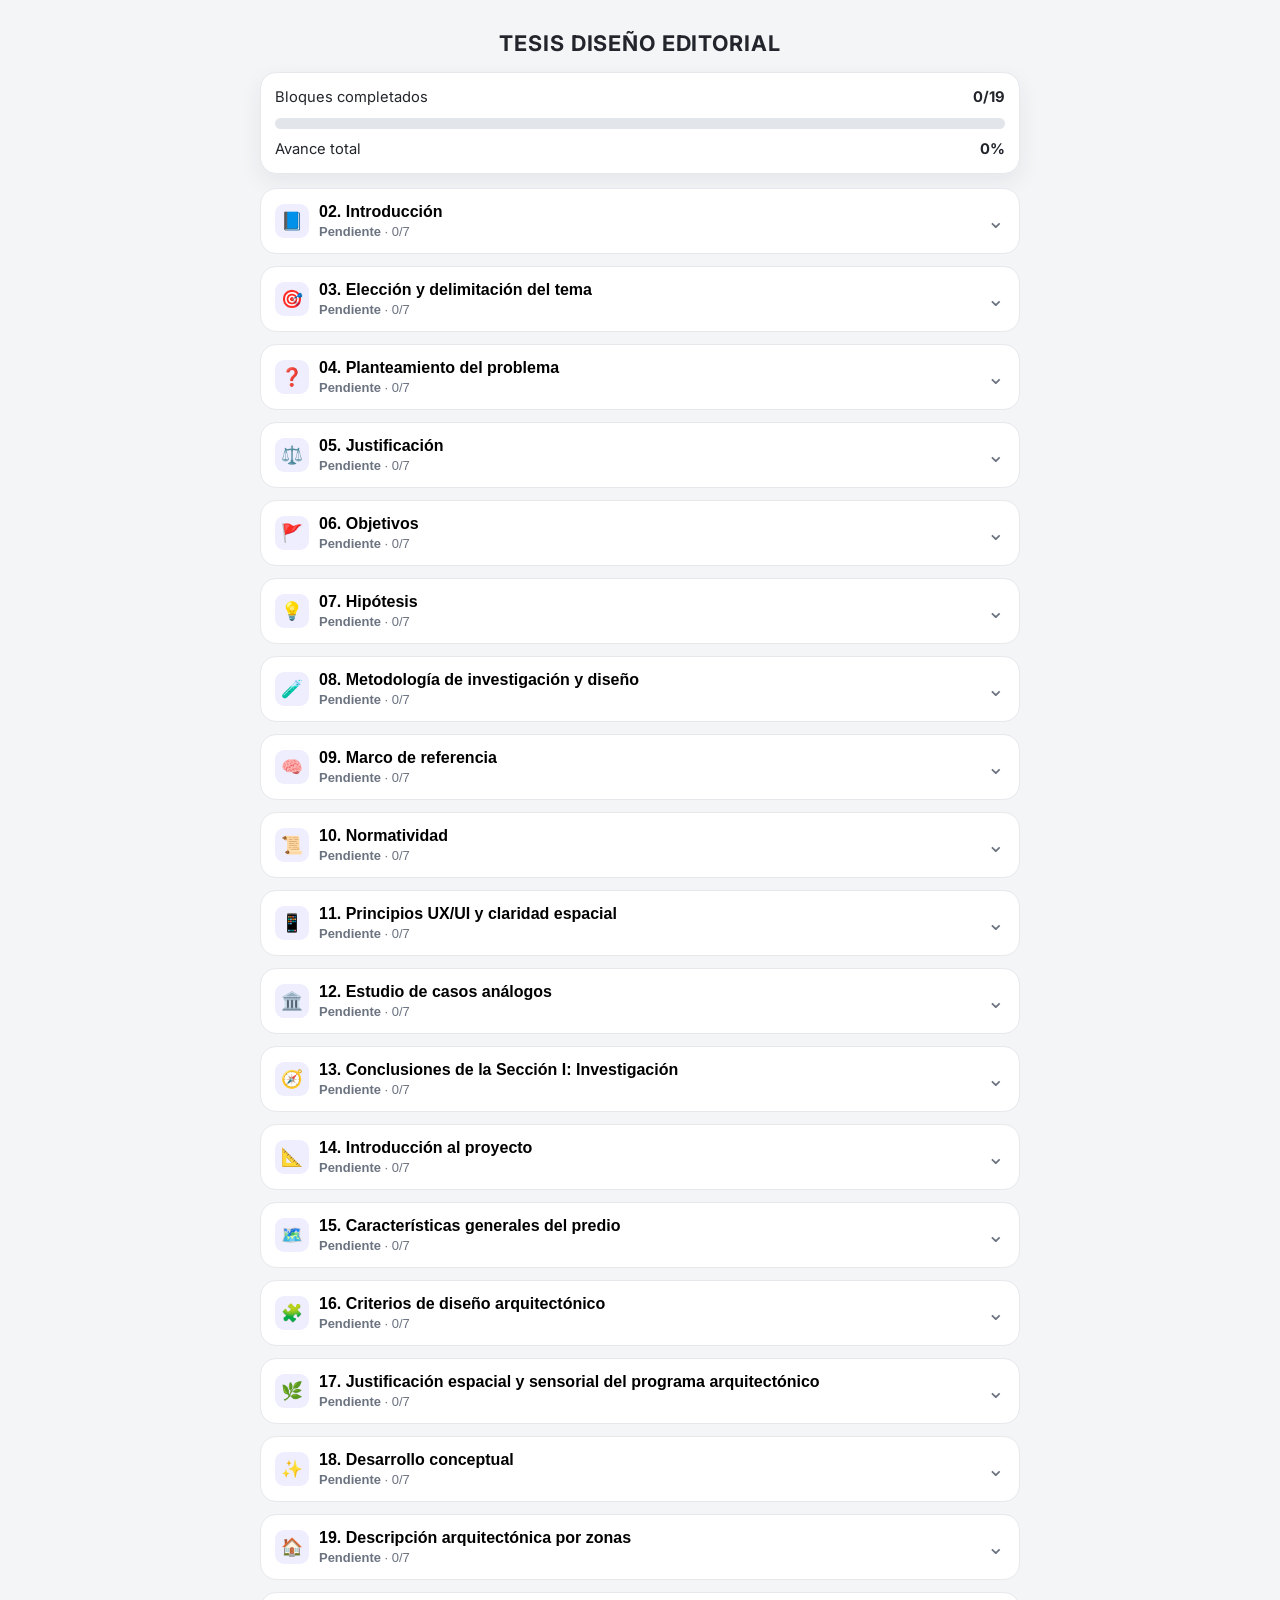
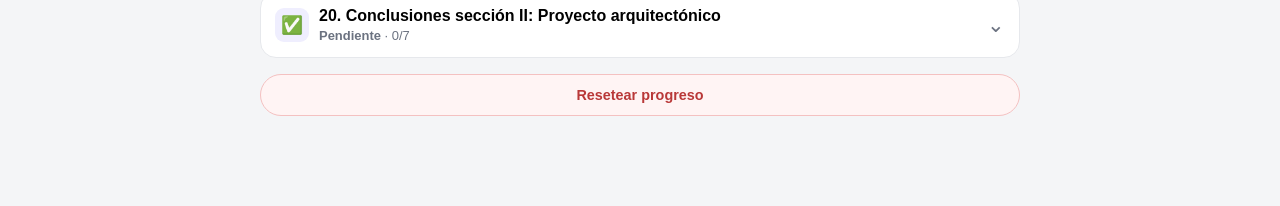
<file: index.html>
<!DOCTYPE html>
<html lang="es">
<head>
  <meta charset="UTF-8" />
  <meta name="viewport" content="width=device-width, initial-scale=1.0, viewport-fit=cover" />
  <meta name="theme-color" content="#5b4fcf" />
  <title>TESIS DISEÑO EDITORIAL</title>
  <link rel="preconnect" href="https://fonts.googleapis.com" />
  <link rel="preconnect" href="https://fonts.gstatic.com" crossorigin />
  <link href="https://fonts.googleapis.com/css2?family=Inter:wght@400;500;600;700&display=swap" rel="stylesheet" />
  <link rel="stylesheet" href="style.css" />
</head>
<body>
  <header class="app-header">
    <h1>TESIS DISEÑO EDITORIAL</h1>

    <section class="progress-card" aria-label="Progreso general">
      <div class="progress-row">
        <span>Bloques completados</span>
        <strong><span id="completed-count">0</span>/<span id="total-count">0</span></strong>
      </div>
      <div class="progress-track" role="progressbar" aria-valuemin="0" aria-valuemax="100" aria-valuenow="0" aria-label="Porcentaje total">
        <div id="main-progress" class="progress-fill"></div>
      </div>
      <div class="progress-row progress-row-footer">
        <span>Avance total</span>
        <strong id="progress-percent">0%</strong>
      </div>
    </section>
  </header>

  <main>
    <section id="chapters-container" class="chapters-list" aria-label="Capítulos"></section>
  </main>

  <footer class="app-footer">
    <button id="reset-btn" class="reset-btn" type="button">Resetear progreso</button>
  </footer>

  <template id="chapter-template">
    <article class="chapter-card" data-chapter-id="">
      <button class="chapter-header" type="button" aria-expanded="false">
        <div class="chapter-header-main">
          <span class="chapter-icon" aria-hidden="true">📘</span>
          <div>
            <h2 class="chapter-title"></h2>
            <p class="chapter-meta"><span class="chapter-state">Pendiente</span> · <span class="chapter-counter">0/7</span></p>
          </div>
        </div>
        <span class="chapter-arrow" aria-hidden="true">⌄</span>
      </button>

      <div class="chapter-content" hidden>
        <ul class="task-list"></ul>

        <div class="notes-area">
          <label class="notes-label" for="">Notas del capítulo</label>
          <textarea class="notes-input" rows="4" placeholder="Anota pendientes, ideas o decisiones editoriales..."></textarea>
        </div>
      </div>
    </article>
  </template>

  <script src="script.js"></script>
</body>
</html>
</file>
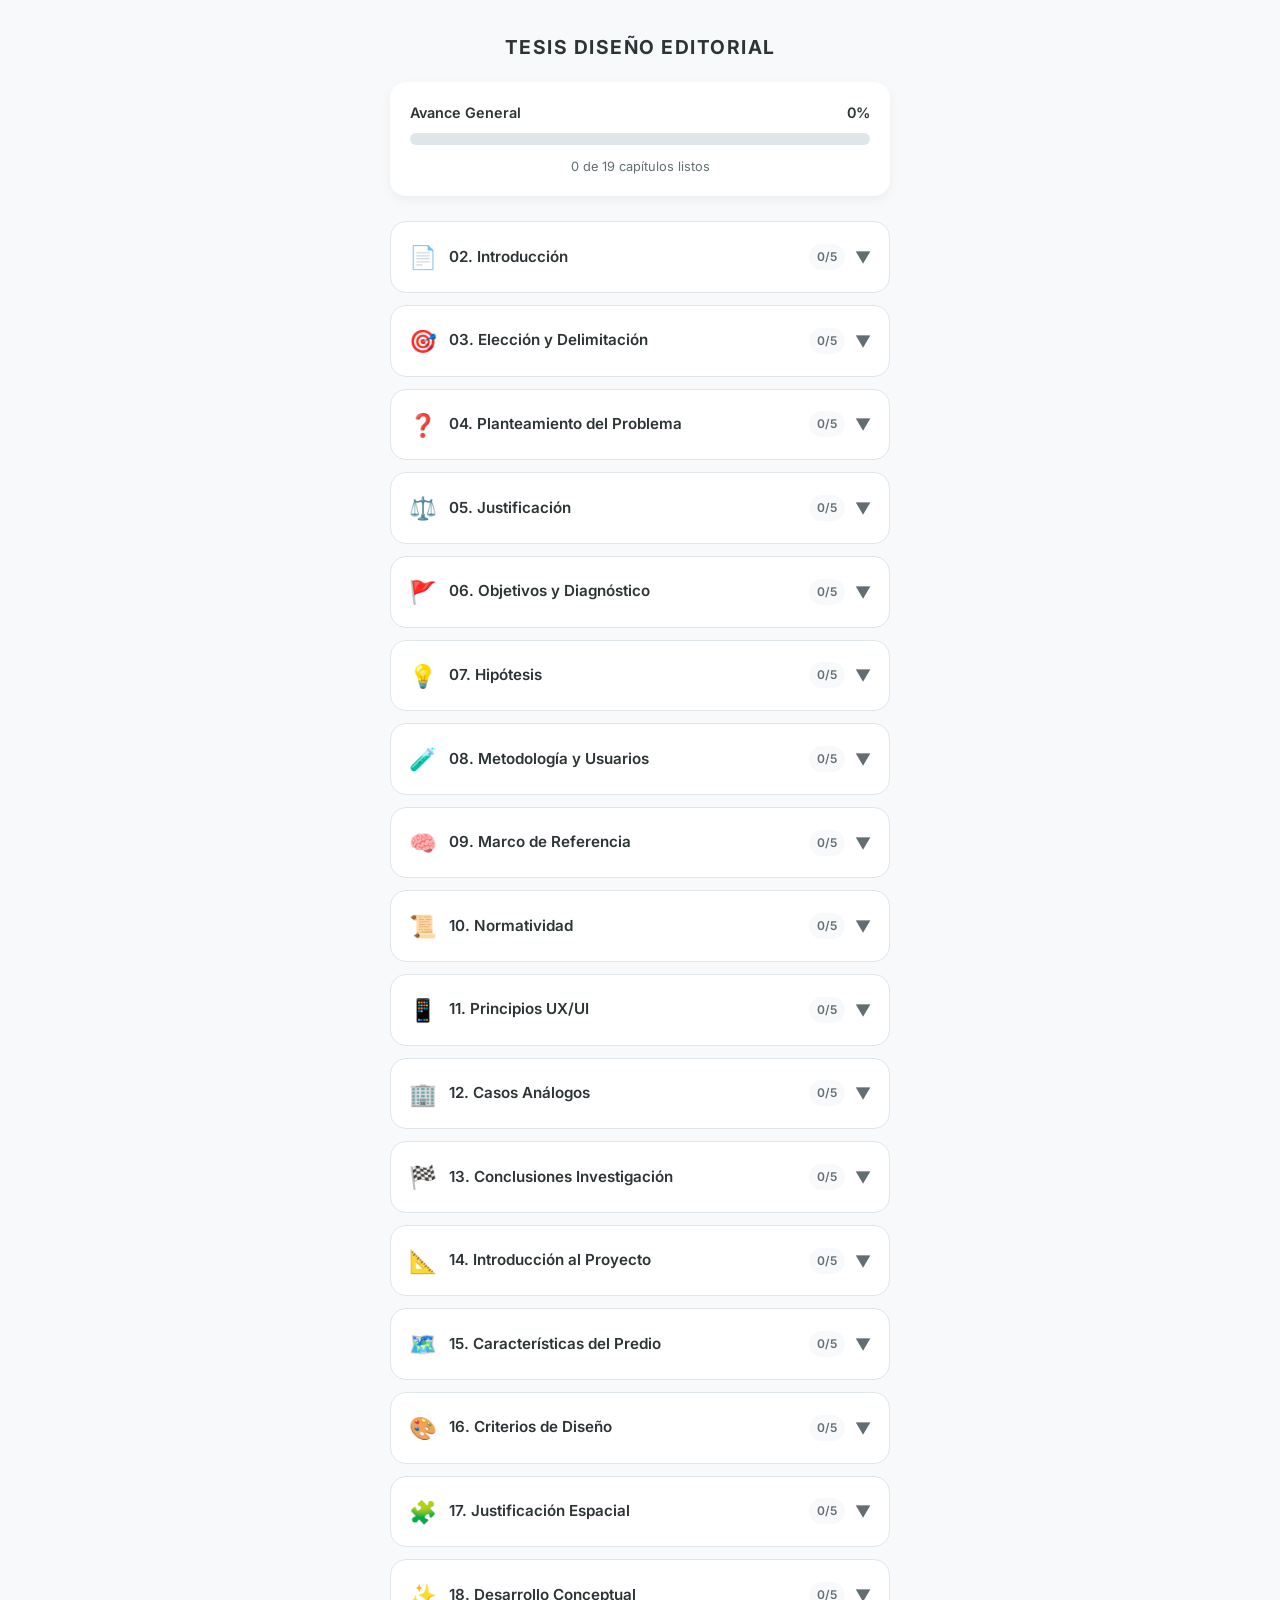
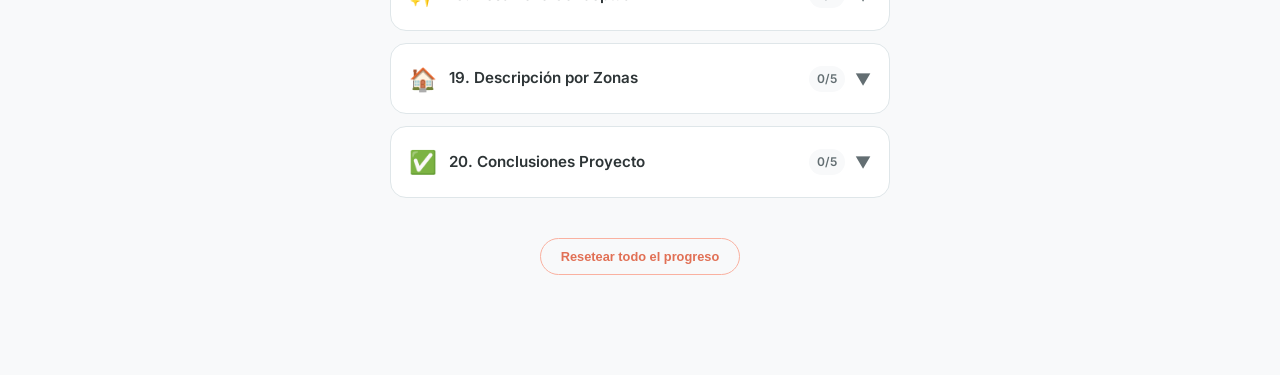
<file: tesis Diseño editorial.html>
<!DOCTYPE html>
<html lang="es">
<head>
    <meta charset="UTF-8">
    <meta name="viewport" content="width=device-width, initial-scale=1.0, maximum-scale=1.0, user-scalable=no">
    <title>TESIS DISEÑO EDITORIAL</title>
    <!-- Tipografía: Inter para máxima legibilidad -->
    <link href="https://fonts.googleapis.com/css2?family=Inter:wght@300;400;600;700&display=swap" rel="stylesheet">
    <style>
        :root {
            --bg-color: #F8F9FA;
            --card-bg: #FFFFFF;
            --text-main: #2D3436;
            --text-muted: #636E72;
            --accent: #6C5CE7; /* Elegante Indigo */
            --success: #00B894; /* Verde esmeralda suave */
            --border: #DFE6E9;
            --radius: 16px;
            --shadow: 0 4px 12px rgba(0,0,0,0.05);
        }

        * {
            box-sizing: border-box;
            -webkit-tap-highlight-color: transparent;
        }

        body {
            font-family: 'Inter', sans-serif;
            background-color: var(--bg-color);
            color: var(--text-main);
            margin: 0;
            padding: 20px 15px 100px 15px;
            line-height: 1.5;
        }

        /* --- Header & Progress --- */
        header {
            max-width: 500px;
            margin: 0 auto 25px auto;
            text-align: center;
        }

        h1 {
            font-size: 1.2rem;
            letter-spacing: 1.5px;
            font-weight: 700;
            margin-bottom: 20px;
            color: var(--text-main);
            text-transform: uppercase;
        }

        .stats-container {
            background: var(--card-bg);
            padding: 20px;
            border-radius: var(--radius);
            box-shadow: var(--shadow);
            margin-bottom: 20px;
        }

        .progress-info {
            display: flex;
            justify-content: space-between;
            align-items: center;
            margin-bottom: 10px;
            font-weight: 600;
            font-size: 0.9rem;
        }

        .progress-bar-bg {
            background: var(--border);
            height: 12px;
            border-radius: 10px;
            overflow: hidden;
        }

        #main-progress {
            background: var(--accent);
            height: 100%;
            width: 0%;
            transition: width 0.6s cubic-bezier(0.4, 0, 0.2, 1);
        }

        /* --- Accordion List --- */
        .chapters-list {
            max-width: 500px;
            margin: 0 auto;
            display: flex;
            flex-direction: column;
            gap: 12px;
        }

        .chapter-card {
            background: var(--card-bg);
            border-radius: var(--radius);
            border: 1px solid var(--border);
            overflow: hidden;
            transition: all 0.3s ease;
        }

        .chapter-card.completed {
            border-color: var(--success);
            background-color: #F0FFF4;
        }

        .chapter-header {
            padding: 18px;
            display: flex;
            align-items: center;
            justify-content: space-between;
            cursor: pointer;
            user-select: none;
        }

        .chapter-header-left {
            display: flex;
            align-items: center;
            gap: 12px;
            flex: 1;
        }

        .chapter-icon {
            font-size: 1.4rem;
        }

        .chapter-title {
            font-weight: 600;
            font-size: 0.95rem;
            color: var(--text-main);
        }

        .chapter-status-pill {
            font-size: 0.75rem;
            padding: 4px 8px;
            border-radius: 20px;
            background: var(--bg-color);
            color: var(--text-muted);
            font-weight: 600;
        }

        .completed .chapter-status-pill {
            background: var(--success);
            color: white;
        }

        .arrow {
            transition: transform 0.3s ease;
            color: var(--text-muted);
        }

        .expanded .arrow {
            transform: rotate(180deg);
        }

        /* --- Chapter Content --- */
        .chapter-content {
            display: none;
            padding: 0 18px 18px 18px;
            border-top: 1px solid #F1F2F6;
        }

        .chapter-card.expanded .chapter-content {
            display: block;
        }

        .task-list {
            list-style: none;
            padding: 0;
            margin: 15px 0;
        }

        .task-item {
            display: flex;
            align-items: flex-start;
            gap: 12px;
            padding: 12px 0;
            border-bottom: 1px solid #F9F9F9;
        }

        .task-item:last-child {
            border-bottom: none;
        }

        input[type="checkbox"] {
            width: 22px;
            height: 22px;
            margin-top: 2px;
            cursor: pointer;
            accent-color: var(--accent);
        }

        .task-label {
            font-size: 0.9rem;
            color: var(--text-main);
        }

        .notes-area {
            margin-top: 15px;
        }

        .notes-area label {
            display: block;
            font-size: 0.8rem;
            font-weight: 700;
            color: var(--text-muted);
            margin-bottom: 8px;
            text-transform: uppercase;
        }

        textarea {
            width: 100%;
            border: 1px solid var(--border);
            border-radius: 8px;
            padding: 12px;
            font-family: inherit;
            font-size: 0.85rem;
            resize: none;
            min-height: 80px;
            background: #FAFAFA;
        }

        textarea:focus {
            outline: 2px solid var(--accent);
            background: white;
        }

        /* --- Utilities --- */
        .reset-btn {
            display: block;
            margin: 40px auto 0 auto;
            background: transparent;
            border: 1px solid #FAB1A0;
            color: #E17055;
            padding: 10px 20px;
            border-radius: 30px;
            font-size: 0.8rem;
            font-weight: 600;
            cursor: pointer;
        }

        /* Animación suave para el check */
        @keyframes pop {
            0% { transform: scale(1); }
            50% { transform: scale(1.1); }
            100% { transform: scale(1); }
        }

        .completed-check {
            color: var(--success);
            font-weight: bold;
            display: none;
        }

        .completed .completed-check {
            display: inline;
            animation: pop 0.4s ease;
        }

    </style>
</head>
<body>

    <header>
        <h1>Tesis Diseño Editorial</h1>
        <div class="stats-container">
            <div class="progress-info">
                <span>Avance General</span>
                <span id="progress-percent">0%</span>
            </div>
            <div class="progress-bar-bg">
                <div id="main-progress"></div>
            </div>
            <div style="margin-top:12px; font-size: 0.8rem; color: var(--text-muted);">
                <span id="completed-count">0</span> de <span id="total-count">0</span> capítulos listos
            </div>
        </div>
    </header>

    <main class="chapters-list" id="chapters-container">
        <!-- Los capítulos se generarán aquí con JavaScript -->
    </main>

    <button class="reset-btn" onclick="confirmReset()">Resetear todo el progreso</button>

    <script>
        // --- DATA DE LA TESIS ---
        // Basada en el índice proporcionado, agrupando subtítulos en bloques lógicos para claridad editorial
        const thesisIndex = [
            { id: "c02", title: "02. Introducción", icon: "📄" },
            { id: "c03", title: "03. Elección y Delimitación", icon: "🎯" },
            { id: "c04", title: "04. Planteamiento del Problema", icon: "❓" },
            { id: "c05", title: "05. Justificación", icon: "⚖️" },
            { id: "c06", title: "06. Objetivos y Diagnóstico", icon: "🚩" },
            { id: "c07", title: "07. Hipótesis", icon: "💡" },
            { id: "c08", title: "08. Metodología y Usuarios", icon: "🧪" },
            { id: "c09", title: "09. Marco de Referencia", icon: "🧠" },
            { id: "c10", title: "10. Normatividad", icon: "📜" },
            { id: "c11", title: "11. Principios UX/UI", icon: "📱" },
            { id: "c12", title: "12. Casos Análogos", icon: "🏢" },
            { id: "c13", title: "13. Conclusiones Investigación", icon: "🏁" },
            { id: "c14", title: "14. Introducción al Proyecto", icon: "📐" },
            { id: "c15", title: "15. Características del Predio", icon: "🗺️" },
            { id: "c16", title: "16. Criterios de Diseño", icon: "🎨" },
            { id: "c17", title: "17. Justificación Espacial", icon: "🧩" },
            { id: "c18", title: "18. Desarrollo Conceptual", icon: "✨" },
            { id: "c19", title: "19. Descripción por Zonas", icon: "🏠" },
            { id: "c20", title: "20. Conclusiones Proyecto", icon: "✅" }
        ];

        const workflowTasks = [
            "Paso 1: Síntesis de 'Copy' Editorial",
            "Paso 2: Guion de Visualización",
            "Paso 3: Generación de Prompts / Assets",
            "Paso 4: Curaduría de Planos a 'Diagramas'",
            "Paso 5: Maquetación en Canva"
        ];

        // --- STATE MANAGEMENT ---
        let state = {
            completedTasks: {}, // { chapterId: [taskIndex, ...] }
            notes: {},         // { chapterId: "text" }
            expanded: {}       // { chapterId: true/false }
        };

        // --- INITIALIZATION ---
        function init() {
            const savedState = localStorage.getItem('thesis_editorial_tracker');
            if (savedState) {
                state = JSON.parse(savedState);
            }
            render();
        }

        function save() {
            localStorage.setItem('thesis_editorial_tracker', JSON.stringify(state));
            updateGlobalProgress();
        }

        function render() {
            const container = document.getElementById('chapters-container');
            container.innerHTML = '';

            thesisIndex.forEach(chapter => {
                const isExpanded = state.expanded[chapter.id] || false;
                const chapterCompletedTasks = state.completedTasks[chapter.id] || [];
                const isChapterDone = chapterCompletedTasks.length === workflowTasks.length;

                const card = document.createElement('div');
                card.className = `chapter-card ${isExpanded ? 'expanded' : ''} ${isChapterDone ? 'completed' : ''}`;
                card.id = `card-${chapter.id}`;

                card.innerHTML = `
                    <div class="chapter-header" onclick="toggleChapter('${chapter.id}')">
                        <div class="chapter-header-left">
                            <span class="chapter-icon">${chapter.icon}</span>
                            <span class="chapter-title">${chapter.title}</span>
                            <span class="completed-check">✓</span>
                        </div>
                        <div style="display:flex; align-items:center; gap:10px;">
                            <span class="chapter-status-pill">${chapterCompletedTasks.length}/${workflowTasks.length}</span>
                            <span class="arrow">▼</span>
                        </div>
                    </div>
                    <div class="chapter-content">
                        <ul class="task-list">
                            ${workflowTasks.map((task, index) => `
                                <li class="task-item">
                                    <input type="checkbox" 
                                        id="task-${chapter.id}-${index}" 
                                        ${chapterCompletedTasks.includes(index) ? 'checked' : ''}
                                        onchange="toggleTask('${chapter.id}', ${index})">
                                    <label class="task-label" for="task-${chapter.id}-${index}">${task}</label>
                                </li>
                            `).join('')}
                        </ul>
                        <div class="notes-area">
                            <label>Notas de Diseño</label>
                            <textarea placeholder="Escribe aquí ideas, paletas o recordatorios..." 
                                oninput="saveNote('${chapter.id}', this.value)">${state.notes[chapter.id] || ''}</textarea>
                        </div>
                    </div>
                `;
                container.appendChild(card);
            });

            updateGlobalProgress();
        }

        // --- ACTIONS ---
        window.toggleChapter = function(id) {
            state.expanded[id] = !state.expanded[id];
            const card = document.getElementById(`card-${id}`);
            card.classList.toggle('expanded');
            save();
        };

        window.toggleTask = function(chapterId, taskIndex) {
            if (!state.completedTasks[chapterId]) {
                state.completedTasks[chapterId] = [];
            }

            const index = state.completedTasks[chapterId].indexOf(taskIndex);
            if (index > -1) {
                state.completedTasks[chapterId].splice(index, 1);
            } else {
                state.completedTasks[chapterId].push(taskIndex);
            }

            // Actualizar vista de la tarjeta inmediatamente
            const isChapterDone = state.completedTasks[chapterId].length === workflowTasks.length;
            const card = document.getElementById(`card-${chapterId}`);
            if (isChapterDone) card.classList.add('completed');
            else card.classList.remove('completed');
            
            // Actualizar el pill de contador
            card.querySelector('.chapter-status-pill').innerText = `${state.completedTasks[chapterId].length}/${workflowTasks.length}`;

            save();
        };

        window.saveNote = function(chapterId, text) {
            state.notes[chapterId] = text;
            save();
        };

        function updateGlobalProgress() {
            let totalTasks = thesisIndex.length * workflowTasks.length;
            let completedTasksCount = 0;
            let completedChaptersCount = 0;

            thesisIndex.forEach(chapter => {
                const done = state.completedTasks[chapter.id] || [];
                completedTasksCount += done.length;
                if (done.length === workflowTasks.length) {
                    completedChaptersCount++;
                }
            });

            const percent = totalTasks > 0 ? Math.round((completedTasksCount / totalTasks) * 100) : 0;
            
            document.getElementById('main-progress').style.width = `${percent}%`;
            document.getElementById('progress-percent').innerText = `${percent}%`;
            document.getElementById('completed-count').innerText = completedChaptersCount;
            document.getElementById('total-count').innerText = thesisIndex.length;
        }

        window.confirmReset = function() {
            if (confirm("¿Estás seguro de que quieres borrar todo el avance? Esta acción no se puede deshacer.")) {
                state = { completedTasks: {}, notes: {}, expanded: {} };
                save();
                render();
            }
        };

        // Ejecutar al cargar
        window.onload = init;
    </script>
</body>
</html>
</file>
<file: style.css>
:root {
  --bg: #f4f5f7;
  --card: #ffffff;
  --text: #22252b;
  --muted: #6b7280;
  --line: #e6e8ec;
  --accent: #5b4fcf;
  --accent-soft: #efeefe;
  --ok: #138a58;
  --ok-soft: #e9f8f1;
  --danger: #b93838;
  --radius-lg: 16px;
  --radius-md: 12px;
  --shadow: 0 8px 22px rgba(32, 41, 59, 0.07);
}

* { box-sizing: border-box; }

body {
  margin: 0;
  font-family: "Inter", -apple-system, BlinkMacSystemFont, "Segoe UI", sans-serif;
  background: var(--bg);
  color: var(--text);
  line-height: 1.4;
  padding: 16px 14px 90px;
}

.app-header,
.chapters-list,
.app-footer {
  width: min(760px, 100%);
  margin-inline: auto;
}

h1 {
  margin: 8px 0 14px;
  font-size: clamp(1.05rem, 4.2vw, 1.35rem);
  letter-spacing: 0.04em;
  text-align: center;
}

.progress-card {
  background: var(--card);
  border: 1px solid var(--line);
  border-radius: var(--radius-lg);
  box-shadow: var(--shadow);
  padding: 14px;
  margin-bottom: 14px;
}

.progress-row {
  display: flex;
  align-items: center;
  justify-content: space-between;
  font-size: 0.92rem;
}

.progress-row-footer { margin-top: 10px; }

.progress-track {
  margin-top: 10px;
  width: 100%;
  height: 11px;
  border-radius: 999px;
  background: #e2e5ea;
  overflow: hidden;
}

.progress-fill {
  height: 100%;
  width: 0;
  background: linear-gradient(90deg, var(--accent), #786ef0);
  transition: width 220ms ease;
}

.chapters-list {
  display: grid;
  gap: 10px;
}

.chapter-card {
  border: 1px solid var(--line);
  border-radius: var(--radius-lg);
  background: var(--card);
  overflow: clip;
}

.chapter-card.is-completed {
  border-color: #b8e9d4;
  background: #fcfffd;
}

.chapter-header {
  width: 100%;
  border: 0;
  background: transparent;
  text-align: left;
  padding: 14px;
  display: flex;
  align-items: center;
  justify-content: space-between;
  gap: 10px;
  cursor: pointer;
}

.chapter-header-main {
  display: flex;
  align-items: center;
  gap: 10px;
  min-width: 0;
}

.chapter-icon {
  width: 34px;
  height: 34px;
  border-radius: 9px;
  display: grid;
  place-items: center;
  background: var(--accent-soft);
  font-size: 1.1rem;
}

.chapter-title {
  font-size: 0.95rem;
  margin: 0;
}

.chapter-meta {
  margin: 3px 0 0;
  color: var(--muted);
  font-size: 0.81rem;
}

.chapter-state {
  font-weight: 600;
}

.chapter-card.is-completed .chapter-state {
  color: var(--ok);
}

.chapter-arrow {
  color: var(--muted);
  font-size: 1.3rem;
  transition: transform 220ms ease;
}

.chapter-card.is-open .chapter-arrow { transform: rotate(180deg); }

.chapter-content {
  border-top: 1px solid var(--line);
  padding: 6px 14px 14px;
}

.task-list {
  list-style: none;
  margin: 0;
  padding: 0;
}

.task-item {
  padding: 10px 0;
  border-bottom: 1px solid #f0f2f4;
}

.task-line {
  display: flex;
  align-items: flex-start;
  justify-content: space-between;
  gap: 8px;
}

.task-main {
  display: flex;
  gap: 10px;
  align-items: flex-start;
}

.task-checkbox {
  width: 22px;
  height: 22px;
  margin-top: 1px;
  accent-color: var(--accent);
}

.task-label {
  font-size: 0.9rem;
}

.info-btn {
  border: 1px solid #d8dbef;
  background: #f8f8ff;
  color: #4039a6;
  border-radius: 999px;
  padding: 4px 9px;
  font-size: 0.74rem;
  font-weight: 600;
  min-height: 30px;
}

.notes-area { margin-top: 12px; }

.notes-label {
  display: block;
  margin-bottom: 6px;
  font-size: 0.78rem;
  text-transform: uppercase;
  letter-spacing: 0.03em;
  color: var(--muted);
  font-weight: 600;
}

.notes-input {
  width: 100%;
  border: 1px solid #d8dde3;
  border-radius: var(--radius-md);
  background: #fbfcfd;
  padding: 10px;
  font: inherit;
  color: var(--text);
}

.notes-input:focus {
  outline: 2px solid #c9c6ff;
  border-color: #c0bdf7;
  background: #fff;
}

.app-footer { margin-top: 16px; }

.reset-btn {
  width: 100%;
  border: 1px solid #f4c1c1;
  color: var(--danger);
  background: #fff4f4;
  border-radius: 999px;
  padding: 12px 16px;
  font-weight: 600;
  font-size: 0.9rem;
}

@media (min-width: 768px) {
  body { padding-top: 20px; }
  .chapters-list { gap: 12px; }
  .chapter-title { font-size: 1rem; }
}
</file>
